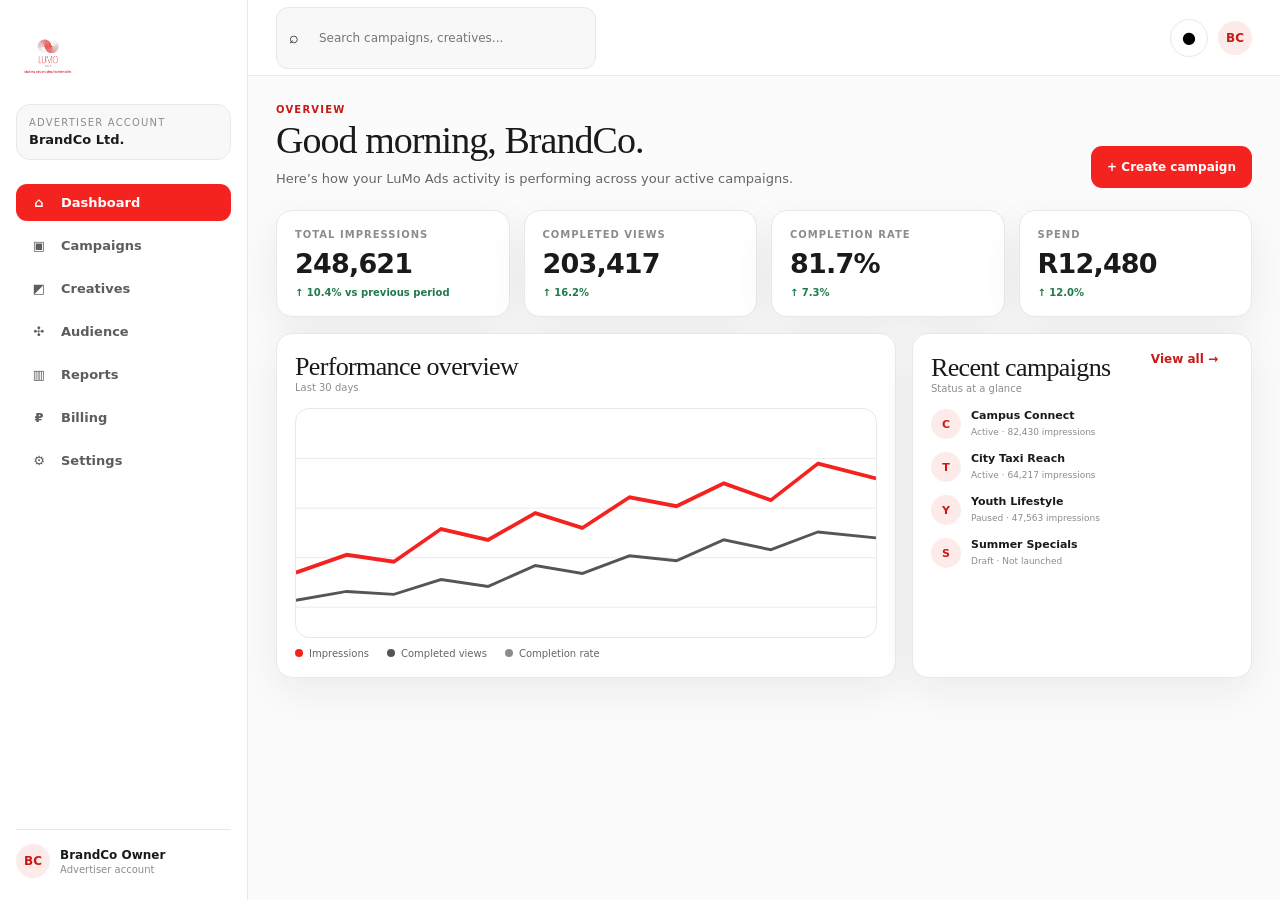
<file: index.html>
<!doctype html><html lang="en"><head><meta charset="utf-8"><meta name="viewport" content="width=device-width,initial-scale=1"><title>Dashboard · LuMo Ads</title><link rel="stylesheet" href="styles.css"></head><body><div class="app"><aside class="sidebar"><a class="brand" href="index.html"><img src="assets/LumoAds-Logo.png" alt="LuMo Ads"></a><div class="workspace"><div class="workspace-label">Advertiser account</div><div class="workspace-name">BrandCo Ltd.</div></div><nav class="nav"><a href="index.html" class="active"><span class="icon">⌂</span>Dashboard</a><a href="campaigns.html" class=""><span class="icon">▣</span>Campaigns</a><a href="creatives.html" class=""><span class="icon">◩</span>Creatives</a><a href="audience.html" class=""><span class="icon">✣</span>Audience</a><a href="analytics.html" class=""><span class="icon">▥</span>Reports</a><a href="billing.html" class=""><span class="icon">₽</span>Billing</a><a href="settings.html" class=""><span class="icon">⚙</span>Settings</a></nav><div class="sidebar-footer"><div class="profile"><div class="avatar">BC</div><div><strong>BrandCo Owner</strong><span>Advertiser account</span></div></div></div></aside><div class="main-shell"><header class="topbar"><div class="topbar-left"><button class="mobile-menu" data-menu>☰</button><div class="search">⌕ <input placeholder="Search campaigns, creatives..."></div></div><div class="top-actions"><button class="circle-btn" data-demo-action="Notifications are available in production.">●</button><div class="avatar">BC</div></div></header><main class="main"><div class="page-head"><div><div class="kicker">Overview</div><h1>Good morning, BrandCo.</h1><p class="subtitle">Here’s how your LuMo Ads activity is performing across your active campaigns.</p></div><button class="btn btn-primary" onclick="go('campaign-new.html')">+ Create campaign</button></div>
<section class="metrics">
<div class="metric-card"><div class="metric-label">Total impressions</div><div class="metric-value">248,621</div><div class="metric-delta">↑ 10.4% vs previous period</div></div>
<div class="metric-card"><div class="metric-label">Completed views</div><div class="metric-value">203,417</div><div class="metric-delta">↑ 16.2%</div></div>
<div class="metric-card"><div class="metric-label">Completion rate</div><div class="metric-value">81.7%</div><div class="metric-delta">↑ 7.3%</div></div>
<div class="metric-card"><div class="metric-label">Spend</div><div class="metric-value">R12,480</div><div class="metric-delta">↑ 12.0%</div></div></section>
<section class="grid-2"><div class="panel"><div class="panel-head"><div><h2>Performance overview</h2><div class="muted">Last 30 days</div></div></div><div class="chart"><svg viewBox="0 0 800 230" preserveAspectRatio="none"><g stroke="#E8E8E8"><line x1="0" y1="50" x2="800" y2="50"/><line x1="0" y1="100" x2="800" y2="100"/><line x1="0" y1="150" x2="800" y2="150"/><line x1="0" y1="200" x2="800" y2="200"/></g><polyline points="0,165 70,147 135,154 200,121 265,132 330,105 395,120 460,89 525,98 590,75 655,92 720,55 800,70" fill="none" stroke="#F5231F" stroke-width="4"/><polyline points="0,193 70,184 135,187 200,172 265,179 330,158 395,166 460,148 525,153 590,132 655,142 720,124 800,130" fill="none" stroke="#555" stroke-width="3"/></svg></div><div class="legend"><span>Impressions</span><span>Completed views</span><span>Completion rate</span></div></div>
<div class="panel"><div class="panel-head"><div><h2>Recent campaigns</h2><div class="muted">Status at a glance</div></div><a class="btn btn-text" href="campaigns.html">View all →</a></div><div class="activity"><div class="activity-item"><div class="activity-dot">C</div><div class="activity-text"><strong>Campus Connect</strong><div class="activity-time">Active · 82,430 impressions</div></div></div><div class="activity-item"><div class="activity-dot">T</div><div class="activity-text"><strong>City Taxi Reach</strong><div class="activity-time">Active · 64,217 impressions</div></div></div><div class="activity-item"><div class="activity-dot">Y</div><div class="activity-text"><strong>Youth Lifestyle</strong><div class="activity-time">Paused · 47,563 impressions</div></div></div><div class="activity-item"><div class="activity-dot">S</div><div class="activity-text"><strong>Summer Specials</strong><div class="activity-time">Draft · Not launched</div></div></div></div></div></section></main></div><nav class="mobile-bottom"><a href="index.html" class="active"><span>⌂</span>Dashboard</a><a href="campaigns.html" class=""><span>▣</span>Campaigns</a><a href="creatives.html" class=""><span>◩</span>Creatives</a><a href="audience.html" class=""><span>✣</span>Audience</a></nav><div class="toast"></div><script src="app.js"></script></div></body></html>
</file>
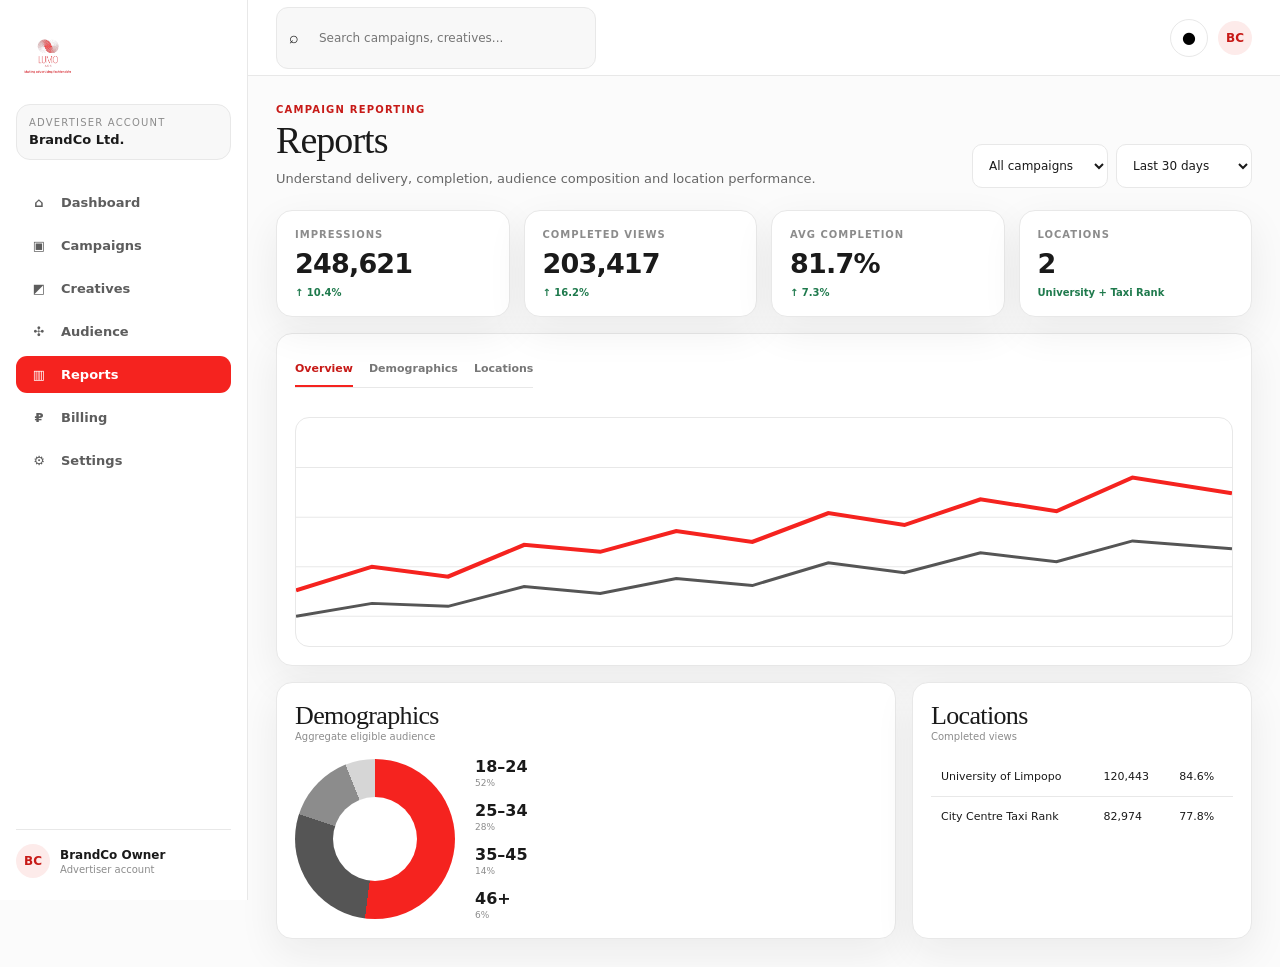
<file: analytics.html>
<!doctype html><html lang="en"><head><meta charset="utf-8"><meta name="viewport" content="width=device-width,initial-scale=1"><title>Reports · LuMo Ads</title><link rel="stylesheet" href="styles.css"></head><body><div class="app"><aside class="sidebar"><a class="brand" href="index.html"><img src="assets/LumoAds-Logo.png" alt="LuMo Ads"></a><div class="workspace"><div class="workspace-label">Advertiser account</div><div class="workspace-name">BrandCo Ltd.</div></div><nav class="nav"><a href="index.html" class=""><span class="icon">⌂</span>Dashboard</a><a href="campaigns.html" class=""><span class="icon">▣</span>Campaigns</a><a href="creatives.html" class=""><span class="icon">◩</span>Creatives</a><a href="audience.html" class=""><span class="icon">✣</span>Audience</a><a href="analytics.html" class="active"><span class="icon">▥</span>Reports</a><a href="billing.html" class=""><span class="icon">₽</span>Billing</a><a href="settings.html" class=""><span class="icon">⚙</span>Settings</a></nav><div class="sidebar-footer"><div class="profile"><div class="avatar">BC</div><div><strong>BrandCo Owner</strong><span>Advertiser account</span></div></div></div></aside><div class="main-shell"><header class="topbar"><div class="topbar-left"><button class="mobile-menu" data-menu>☰</button><div class="search">⌕ <input placeholder="Search campaigns, creatives..."></div></div><div class="top-actions"><button class="circle-btn" data-demo-action="Notifications are available in production.">●</button><div class="avatar">BC</div></div></header><main class="main"><div class="page-head"><div><div class="kicker">Campaign reporting</div><h1>Reports</h1><p class="subtitle">Understand delivery, completion, audience composition and location performance.</p></div><div style="display:flex;gap:8px"><select><option>All campaigns</option><option>Campus Connect</option></select><select><option>Last 30 days</option><option>Last 7 days</option></select></div></div>
<section class="metrics"><div class="metric-card"><div class="metric-label">Impressions</div><div class="metric-value">248,621</div><div class="metric-delta">↑ 10.4%</div></div><div class="metric-card"><div class="metric-label">Completed views</div><div class="metric-value">203,417</div><div class="metric-delta">↑ 16.2%</div></div><div class="metric-card"><div class="metric-label">Avg completion</div><div class="metric-value">81.7%</div><div class="metric-delta">↑ 7.3%</div></div><div class="metric-card"><div class="metric-label">Locations</div><div class="metric-value">2</div><div class="metric-delta">University + Taxi Rank</div></div></section>
<div class="panel" style="margin-top:16px"><div class="panel-head"><div class="tabs"><a class="tab active" href="#">Overview</a><a class="tab" href="#">Demographics</a><a class="tab" href="#">Locations</a></div></div><div class="chart"><svg viewBox="0 0 800 230" preserveAspectRatio="none"><g stroke="#E8E8E8"><line x1="0" y1="50" x2="800" y2="50"/><line x1="0" y1="100" x2="800" y2="100"/><line x1="0" y1="150" x2="800" y2="150"/><line x1="0" y1="200" x2="800" y2="200"/></g><polyline points="0,174 65,150 130,160 195,128 260,135 325,114 390,125 455,96 520,108 585,82 650,94 715,60 800,76" fill="none" stroke="#F5231F" stroke-width="4"/><polyline points="0,200 65,187 130,190 195,170 260,177 325,162 390,169 455,146 520,156 585,136 650,145 715,124 800,132" fill="none" stroke="#555" stroke-width="3"/></svg></div></div>
<div class="grid-2"><div class="panel"><div class="panel-head"><div><h2>Demographics</h2><div class="muted">Aggregate eligible audience</div></div></div><div style="display:flex;align-items:center;gap:20px"><div class="pie"></div><div class="activity"><div><strong>18–24</strong><div class="activity-time">52%</div></div><div><strong>25–34</strong><div class="activity-time">28%</div></div><div><strong>35–45</strong><div class="activity-time">14%</div></div><div><strong>46+</strong><div class="activity-time">6%</div></div></div></div></div><div class="panel"><div class="panel-head"><div><h2>Locations</h2><div class="muted">Completed views</div></div></div><table class="table"><tbody><tr><td>University of Limpopo</td><td>120,443</td><td>84.6%</td></tr><tr><td>City Centre Taxi Rank</td><td>82,974</td><td>77.8%</td></tr></tbody></table></div></div></main></div><nav class="mobile-bottom"><a href="index.html" class=""><span>⌂</span>Dashboard</a><a href="campaigns.html" class=""><span>▣</span>Campaigns</a><a href="creatives.html" class=""><span>◩</span>Creatives</a><a href="audience.html" class=""><span>✣</span>Audience</a></nav><div class="toast"></div><script src="app.js"></script></div></body></html>
</file>
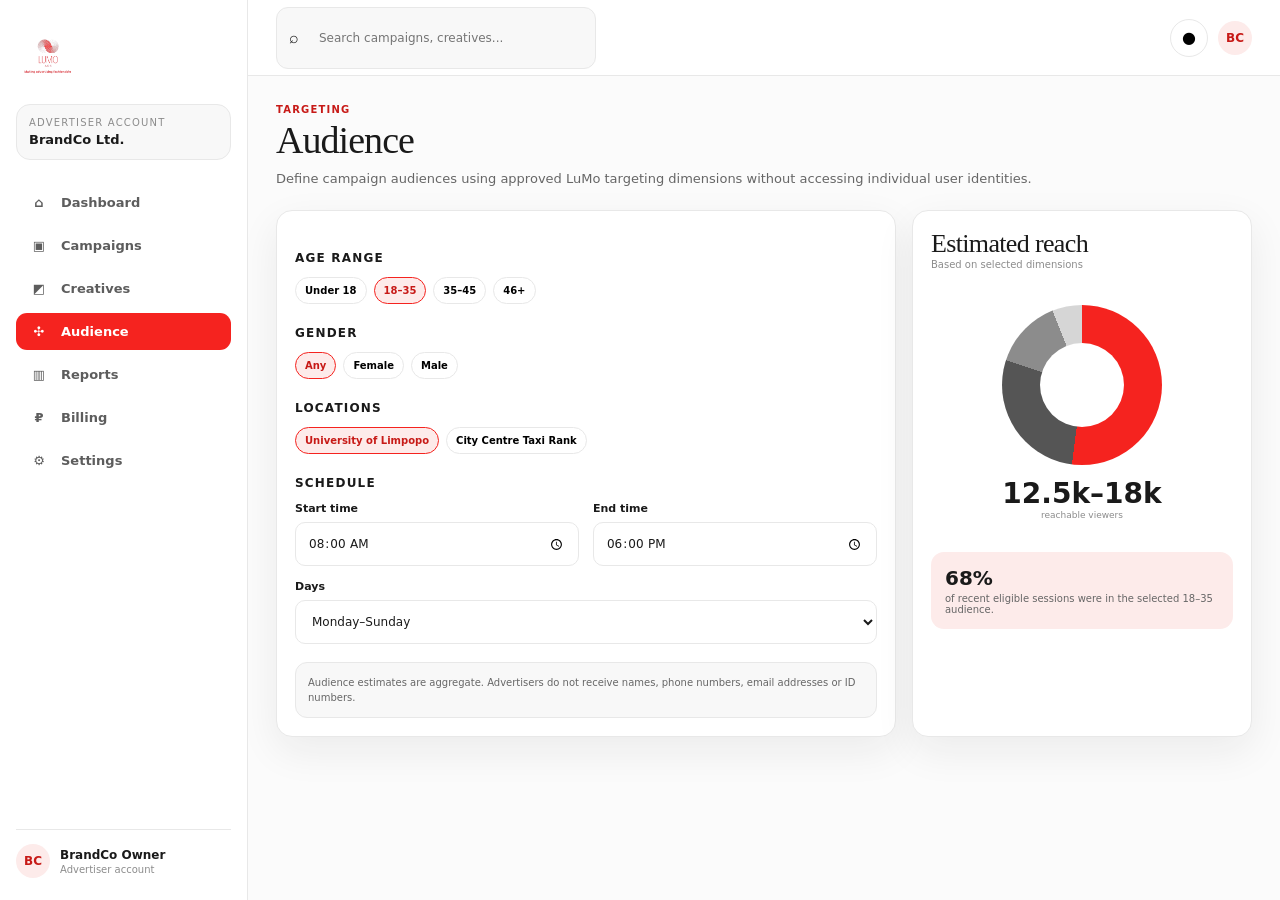
<file: audience.html>
<!doctype html><html lang="en"><head><meta charset="utf-8"><meta name="viewport" content="width=device-width,initial-scale=1"><title>Audience · LuMo Ads</title><link rel="stylesheet" href="styles.css"></head><body><div class="app"><aside class="sidebar"><a class="brand" href="index.html"><img src="assets/LumoAds-Logo.png" alt="LuMo Ads"></a><div class="workspace"><div class="workspace-label">Advertiser account</div><div class="workspace-name">BrandCo Ltd.</div></div><nav class="nav"><a href="index.html" class=""><span class="icon">⌂</span>Dashboard</a><a href="campaigns.html" class=""><span class="icon">▣</span>Campaigns</a><a href="creatives.html" class=""><span class="icon">◩</span>Creatives</a><a href="audience.html" class="active"><span class="icon">✣</span>Audience</a><a href="analytics.html" class=""><span class="icon">▥</span>Reports</a><a href="billing.html" class=""><span class="icon">₽</span>Billing</a><a href="settings.html" class=""><span class="icon">⚙</span>Settings</a></nav><div class="sidebar-footer"><div class="profile"><div class="avatar">BC</div><div><strong>BrandCo Owner</strong><span>Advertiser account</span></div></div></div></aside><div class="main-shell"><header class="topbar"><div class="topbar-left"><button class="mobile-menu" data-menu>☰</button><div class="search">⌕ <input placeholder="Search campaigns, creatives..."></div></div><div class="top-actions"><button class="circle-btn" data-demo-action="Notifications are available in production.">●</button><div class="avatar">BC</div></div></header><main class="main"><div class="page-head"><div><div class="kicker">Targeting</div><h1>Audience</h1><p class="subtitle">Define campaign audiences using approved LuMo targeting dimensions without accessing individual user identities.</p></div></div>
<div class="page-grid"><div class="form-card"><div class="section-title">Age range</div><div class="chips" data-chip-group><button type="button" class="chip">Under 18</button><button type="button" class="chip selected">18–35</button><button type="button" class="chip">35–45</button><button type="button" class="chip">46+</button></div><div class="section-title">Gender</div><div class="chips" data-chip-group><button type="button" class="chip selected">Any</button><button type="button" class="chip">Female</button><button type="button" class="chip">Male</button></div><div class="section-title">Locations</div><div class="chips" data-chip-group><button type="button" class="chip selected">University of Limpopo</button><button type="button" class="chip">City Centre Taxi Rank</button></div><div class="section-title">Schedule</div><div class="field-grid"><div class="field"><label>Start time</label><input type="time" value="08:00"></div><div class="field"><label>End time</label><input type="time" value="18:00"></div><div class="field full"><label>Days</label><select><option>Monday–Sunday</option><option>Weekdays</option><option>Weekends</option></select></div></div><div class="notice">Audience estimates are aggregate. Advertisers do not receive names, phone numbers, email addresses or ID numbers.</div></div>
<div class="panel"><div class="panel-head"><div><h2>Estimated reach</h2><div class="muted">Based on selected dimensions</div></div></div><div class="center-stat"><div class="pie"></div><strong style="margin-top:12px;font-size:28px">12.5k–18k</strong><span style="font-size:9px;color:var(--lumo-gray)">reachable viewers</span></div><div class="estimate"><strong>68%</strong><span>of recent eligible sessions were in the selected 18–35 audience.</span></div></div></div></main></div><nav class="mobile-bottom"><a href="index.html" class=""><span>⌂</span>Dashboard</a><a href="campaigns.html" class=""><span>▣</span>Campaigns</a><a href="creatives.html" class=""><span>◩</span>Creatives</a><a href="audience.html" class="active"><span>✣</span>Audience</a></nav><div class="toast"></div><script src="app.js"></script></div></body></html>
</file>
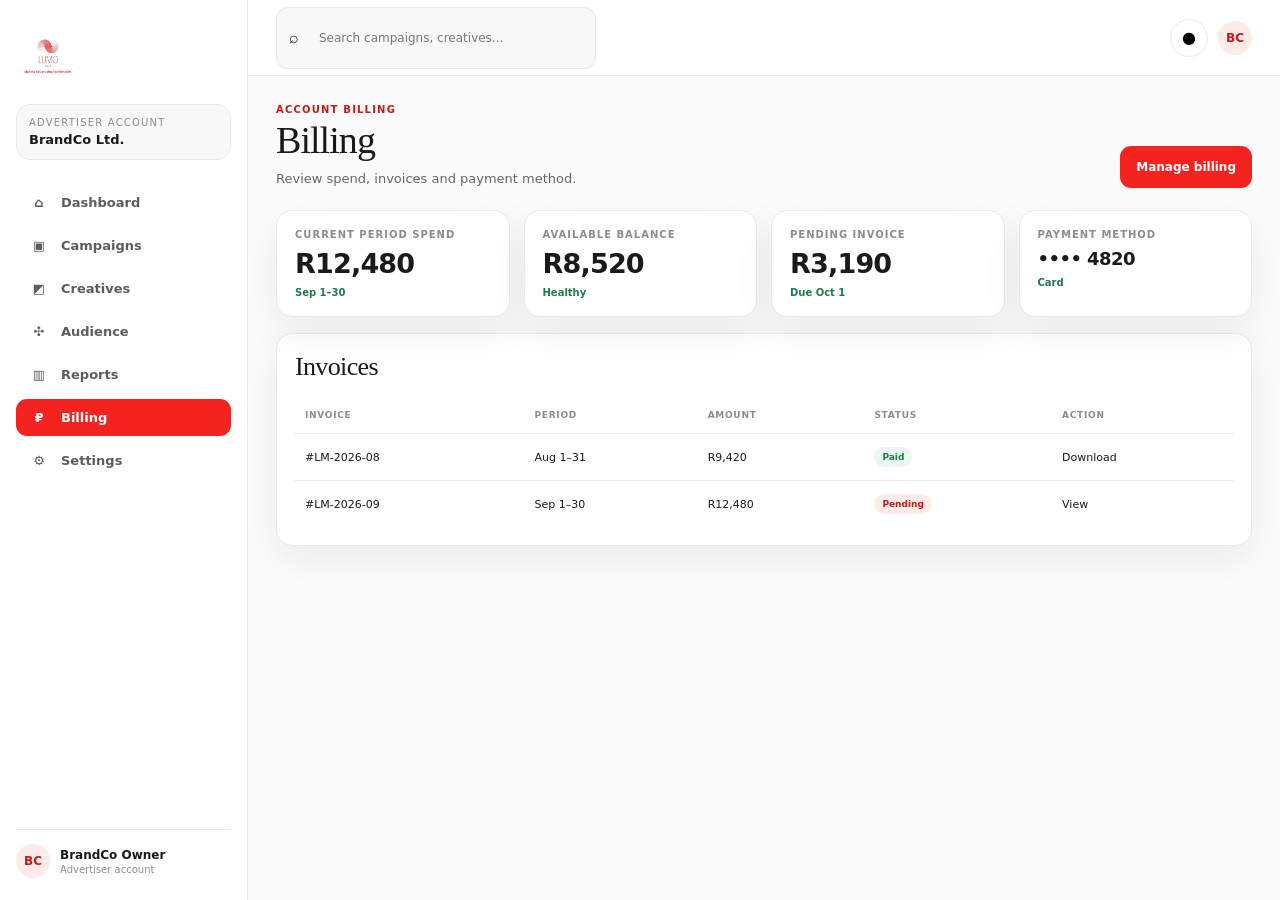
<file: billing.html>
<!doctype html><html lang="en"><head><meta charset="utf-8"><meta name="viewport" content="width=device-width,initial-scale=1"><title>Billing · LuMo Ads</title><link rel="stylesheet" href="styles.css"></head><body><div class="app"><aside class="sidebar"><a class="brand" href="index.html"><img src="assets/LumoAds-Logo.png" alt="LuMo Ads"></a><div class="workspace"><div class="workspace-label">Advertiser account</div><div class="workspace-name">BrandCo Ltd.</div></div><nav class="nav"><a href="index.html" class=""><span class="icon">⌂</span>Dashboard</a><a href="campaigns.html" class=""><span class="icon">▣</span>Campaigns</a><a href="creatives.html" class=""><span class="icon">◩</span>Creatives</a><a href="audience.html" class=""><span class="icon">✣</span>Audience</a><a href="analytics.html" class=""><span class="icon">▥</span>Reports</a><a href="billing.html" class="active"><span class="icon">₽</span>Billing</a><a href="settings.html" class=""><span class="icon">⚙</span>Settings</a></nav><div class="sidebar-footer"><div class="profile"><div class="avatar">BC</div><div><strong>BrandCo Owner</strong><span>Advertiser account</span></div></div></div></aside><div class="main-shell"><header class="topbar"><div class="topbar-left"><button class="mobile-menu" data-menu>☰</button><div class="search">⌕ <input placeholder="Search campaigns, creatives..."></div></div><div class="top-actions"><button class="circle-btn" data-demo-action="Notifications are available in production.">●</button><div class="avatar">BC</div></div></header><main class="main"><div class="page-head"><div><div class="kicker">Account billing</div><h1>Billing</h1><p class="subtitle">Review spend, invoices and payment method.</p></div><button class="btn btn-primary" data-demo-action="Billing settings are ready for backend integration.">Manage billing</button></div>
<section class="metrics"><div class="metric-card"><div class="metric-label">Current period spend</div><div class="metric-value">R12,480</div><div class="metric-delta">Sep 1–30</div></div><div class="metric-card"><div class="metric-label">Available balance</div><div class="metric-value">R8,520</div><div class="metric-delta">Healthy</div></div><div class="metric-card"><div class="metric-label">Pending invoice</div><div class="metric-value">R3,190</div><div class="metric-delta">Due Oct 1</div></div><div class="metric-card"><div class="metric-label">Payment method</div><div class="metric-value" style="font-size:18px">•••• 4820</div><div class="metric-delta">Card</div></div></section>
<div class="panel" style="margin-top:16px"><div class="panel-head"><div><h2>Invoices</h2></div></div><table class="table"><thead><tr><th>Invoice</th><th>Period</th><th>Amount</th><th>Status</th><th>Action</th></tr></thead><tbody><tr><td>#LM-2026-08</td><td>Aug 1–31</td><td>R9,420</td><td><span class="pill active">Paid</span></td><td><a href="#">Download</a></td></tr><tr><td>#LM-2026-09</td><td>Sep 1–30</td><td>R12,480</td><td><span class="pill pending">Pending</span></td><td><a href="#">View</a></td></tr></tbody></table></div></main></div><nav class="mobile-bottom"><a href="index.html" class=""><span>⌂</span>Dashboard</a><a href="campaigns.html" class=""><span>▣</span>Campaigns</a><a href="creatives.html" class=""><span>◩</span>Creatives</a><a href="audience.html" class=""><span>✣</span>Audience</a></nav><div class="toast"></div><script src="app.js"></script></div></body></html>
</file>
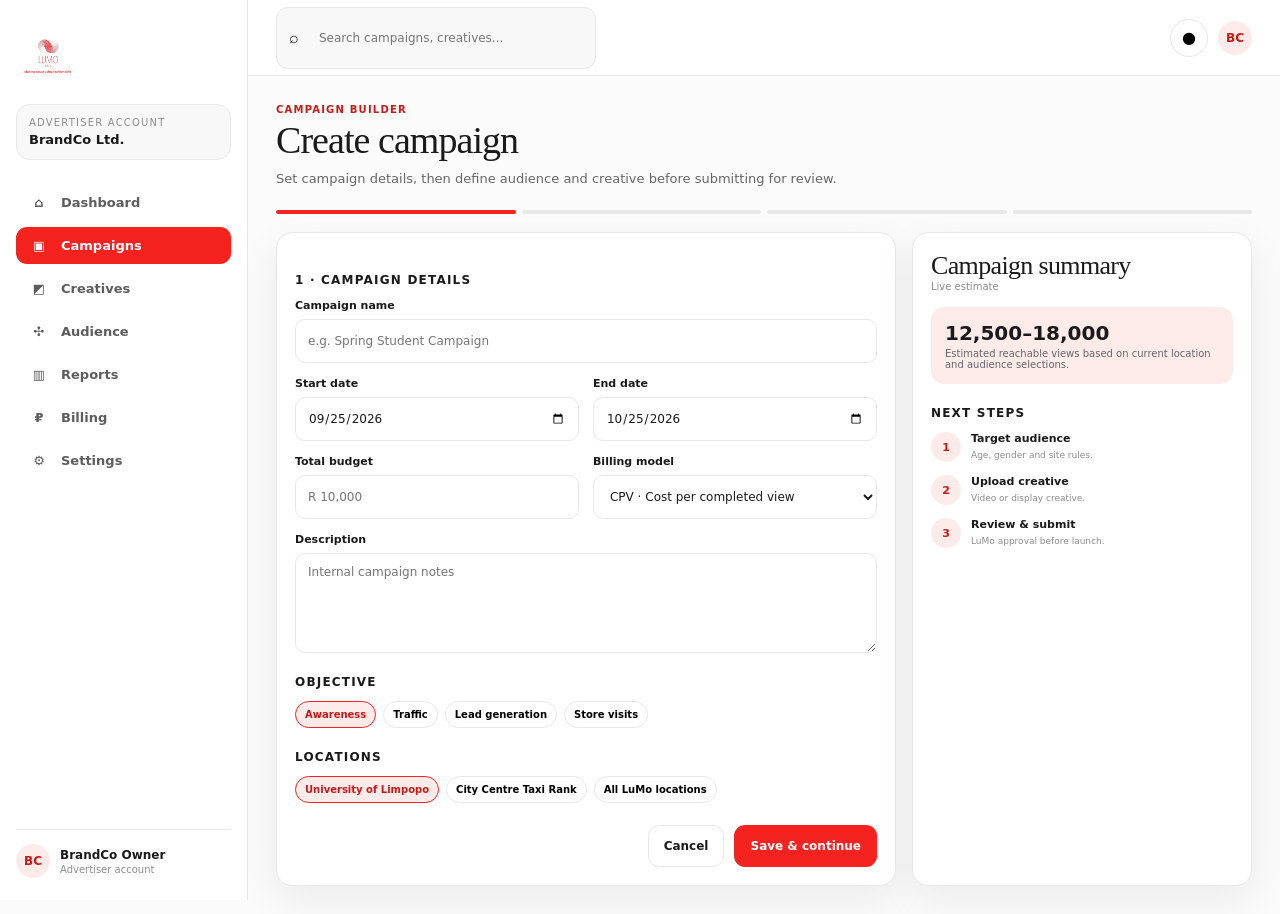
<file: campaign-new.html>
<!doctype html><html lang="en"><head><meta charset="utf-8"><meta name="viewport" content="width=device-width,initial-scale=1"><title>Create Campaign · LuMo Ads</title><link rel="stylesheet" href="styles.css"></head><body><div class="app"><aside class="sidebar"><a class="brand" href="index.html"><img src="assets/LumoAds-Logo.png" alt="LuMo Ads"></a><div class="workspace"><div class="workspace-label">Advertiser account</div><div class="workspace-name">BrandCo Ltd.</div></div><nav class="nav"><a href="index.html" class=""><span class="icon">⌂</span>Dashboard</a><a href="campaigns.html" class="active"><span class="icon">▣</span>Campaigns</a><a href="creatives.html" class=""><span class="icon">◩</span>Creatives</a><a href="audience.html" class=""><span class="icon">✣</span>Audience</a><a href="analytics.html" class=""><span class="icon">▥</span>Reports</a><a href="billing.html" class=""><span class="icon">₽</span>Billing</a><a href="settings.html" class=""><span class="icon">⚙</span>Settings</a></nav><div class="sidebar-footer"><div class="profile"><div class="avatar">BC</div><div><strong>BrandCo Owner</strong><span>Advertiser account</span></div></div></div></aside><div class="main-shell"><header class="topbar"><div class="topbar-left"><button class="mobile-menu" data-menu>☰</button><div class="search">⌕ <input placeholder="Search campaigns, creatives..."></div></div><div class="top-actions"><button class="circle-btn" data-demo-action="Notifications are available in production.">●</button><div class="avatar">BC</div></div></header><main class="main"><div class="page-head"><div><div class="kicker">Campaign builder</div><h1>Create campaign</h1><p class="subtitle">Set campaign details, then define audience and creative before submitting for review.</p></div></div>
<div class="steps"><span class="step active"></span><span class="step"></span><span class="step"></span><span class="step"></span></div>
<div class="page-grid"><form class="form-card" data-create-campaign><div class="section-title">1 · Campaign details</div><div class="field-grid">
<div class="field full"><label>Campaign name</label><input required placeholder="e.g. Spring Student Campaign"></div>
<div class="field"><label>Start date</label><input type="date" value="2026-09-25"></div><div class="field"><label>End date</label><input type="date" value="2026-10-25"></div>
<div class="field"><label>Total budget</label><input placeholder="R 10,000"></div><div class="field"><label>Billing model</label><select><option>CPV · Cost per completed view</option><option>CPM · Cost per thousand impressions</option></select></div>
<div class="field full"><label>Description</label><textarea placeholder="Internal campaign notes"></textarea></div></div>
<div class="section-title">Objective</div><div class="chips" data-chip-group><button type="button" class="chip selected">Awareness</button><button type="button" class="chip">Traffic</button><button type="button" class="chip">Lead generation</button><button type="button" class="chip">Store visits</button></div>
<div class="section-title">Locations</div><div class="chips" data-chip-group><button type="button" class="chip selected">University of Limpopo</button><button type="button" class="chip">City Centre Taxi Rank</button><button type="button" class="chip">All LuMo locations</button></div>
<div style="display:flex;justify-content:flex-end;gap:10px;margin-top:22px"><button type="button" class="btn btn-secondary" onclick="go('Campaigns')">Cancel</button><button type="submit" class="btn btn-primary">Save & continue</button></div></form>
<div class="panel"><div class="panel-head"><div><h2>Campaign summary</h2><div class="muted">Live estimate</div></div></div><div class="estimate"><strong>12,500–18,000</strong><span>Estimated reachable views based on current location and audience selections.</span></div><div class="section-title">Next steps</div><div class="activity"><div class="activity-item"><div class="activity-dot">1</div><div class="activity-text"><strong>Target audience</strong><div class="activity-time">Age, gender and site rules.</div></div></div><div class="activity-item"><div class="activity-dot">2</div><div class="activity-text"><strong>Upload creative</strong><div class="activity-time">Video or display creative.</div></div></div><div class="activity-item"><div class="activity-dot">3</div><div class="activity-text"><strong>Review & submit</strong><div class="activity-time">LuMo approval before launch.</div></div></div></div></div></div></main></div><nav class="mobile-bottom"><a href="index.html" class=""><span>⌂</span>Dashboard</a><a href="campaigns.html" class="active"><span>▣</span>Campaigns</a><a href="creatives.html" class=""><span>◩</span>Creatives</a><a href="audience.html" class=""><span>✣</span>Audience</a></nav><div class="toast"></div><script src="app.js"></script></div></body></html>
</file>
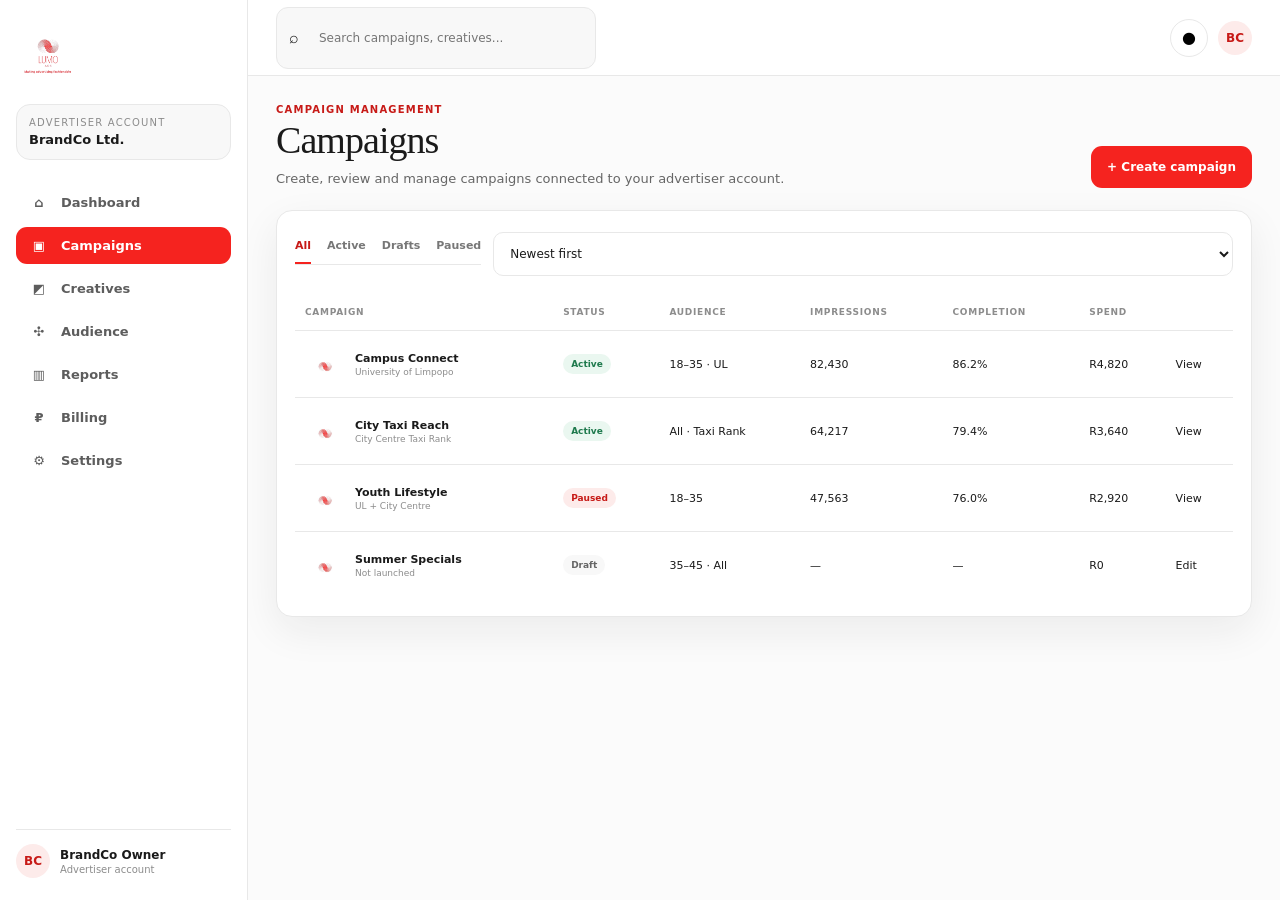
<file: campaigns.html>
<!doctype html><html lang="en"><head><meta charset="utf-8"><meta name="viewport" content="width=device-width,initial-scale=1"><title>Campaigns · LuMo Ads</title><link rel="stylesheet" href="styles.css"></head><body><div class="app"><aside class="sidebar"><a class="brand" href="index.html"><img src="assets/LumoAds-Logo.png" alt="LuMo Ads"></a><div class="workspace"><div class="workspace-label">Advertiser account</div><div class="workspace-name">BrandCo Ltd.</div></div><nav class="nav"><a href="index.html" class=""><span class="icon">⌂</span>Dashboard</a><a href="campaigns.html" class="active"><span class="icon">▣</span>Campaigns</a><a href="creatives.html" class=""><span class="icon">◩</span>Creatives</a><a href="audience.html" class=""><span class="icon">✣</span>Audience</a><a href="analytics.html" class=""><span class="icon">▥</span>Reports</a><a href="billing.html" class=""><span class="icon">₽</span>Billing</a><a href="settings.html" class=""><span class="icon">⚙</span>Settings</a></nav><div class="sidebar-footer"><div class="profile"><div class="avatar">BC</div><div><strong>BrandCo Owner</strong><span>Advertiser account</span></div></div></div></aside><div class="main-shell"><header class="topbar"><div class="topbar-left"><button class="mobile-menu" data-menu>☰</button><div class="search">⌕ <input placeholder="Search campaigns, creatives..."></div></div><div class="top-actions"><button class="circle-btn" data-demo-action="Notifications are available in production.">●</button><div class="avatar">BC</div></div></header><main class="main"><div class="page-head"><div><div class="kicker">Campaign management</div><h1>Campaigns</h1><p class="subtitle">Create, review and manage campaigns connected to your advertiser account.</p></div><button class="btn btn-primary" onclick="go('campaign-new.html')">+ Create campaign</button></div>
<div class="panel"><div class="panel-head"><div class="tabs"><a class="tab active" href="#">All</a><a class="tab" href="#">Active</a><a class="tab" href="#">Drafts</a><a class="tab" href="#">Paused</a></div><select><option>Newest first</option><option>Name A–Z</option></select></div><div class="table-wrap"><table class="table"><thead><tr><th>Campaign</th><th>Status</th><th>Audience</th><th>Impressions</th><th>Completion</th><th>Spend</th><th></th></tr></thead><tbody>
<tr><td><div class="campaign-row"><img class="thumb" src="assets/Brand-LuMo.jpg"><div><div class="campaign-name">Campus Connect</div><div class="campaign-meta">University of Limpopo</div></div></div></td><td><span class="pill active">Active</span></td><td>18–35 · UL</td><td>82,430</td><td>86.2%</td><td>R4,820</td><td><a href="analytics.html">View</a></td></tr>
<tr><td><div class="campaign-row"><img class="thumb" src="assets/Brand-LuMo.jpg"><div><div class="campaign-name">City Taxi Reach</div><div class="campaign-meta">City Centre Taxi Rank</div></div></div></td><td><span class="pill active">Active</span></td><td>All · Taxi Rank</td><td>64,217</td><td>79.4%</td><td>R3,640</td><td><a href="analytics.html">View</a></td></tr>
<tr><td><div class="campaign-row"><img class="thumb" src="assets/Brand-LuMo.jpg"><div><div class="campaign-name">Youth Lifestyle</div><div class="campaign-meta">UL + City Centre</div></div></div></td><td><span class="pill pending">Paused</span></td><td>18–35</td><td>47,563</td><td>76.0%</td><td>R2,920</td><td><a href="analytics.html">View</a></td></tr>
<tr><td><div class="campaign-row"><img class="thumb" src="assets/Brand-LuMo.jpg"><div><div class="campaign-name">Summer Specials</div><div class="campaign-meta">Not launched</div></div></div></td><td><span class="pill draft">Draft</span></td><td>35–45 · All</td><td>—</td><td>—</td><td>R0</td><td><a href="campaign-new.html">Edit</a></td></tr>
</tbody></table></div></div></main></div><nav class="mobile-bottom"><a href="index.html" class=""><span>⌂</span>Dashboard</a><a href="campaigns.html" class="active"><span>▣</span>Campaigns</a><a href="creatives.html" class=""><span>◩</span>Creatives</a><a href="audience.html" class=""><span>✣</span>Audience</a></nav><div class="toast"></div><script src="app.js"></script></div></body></html>
</file>
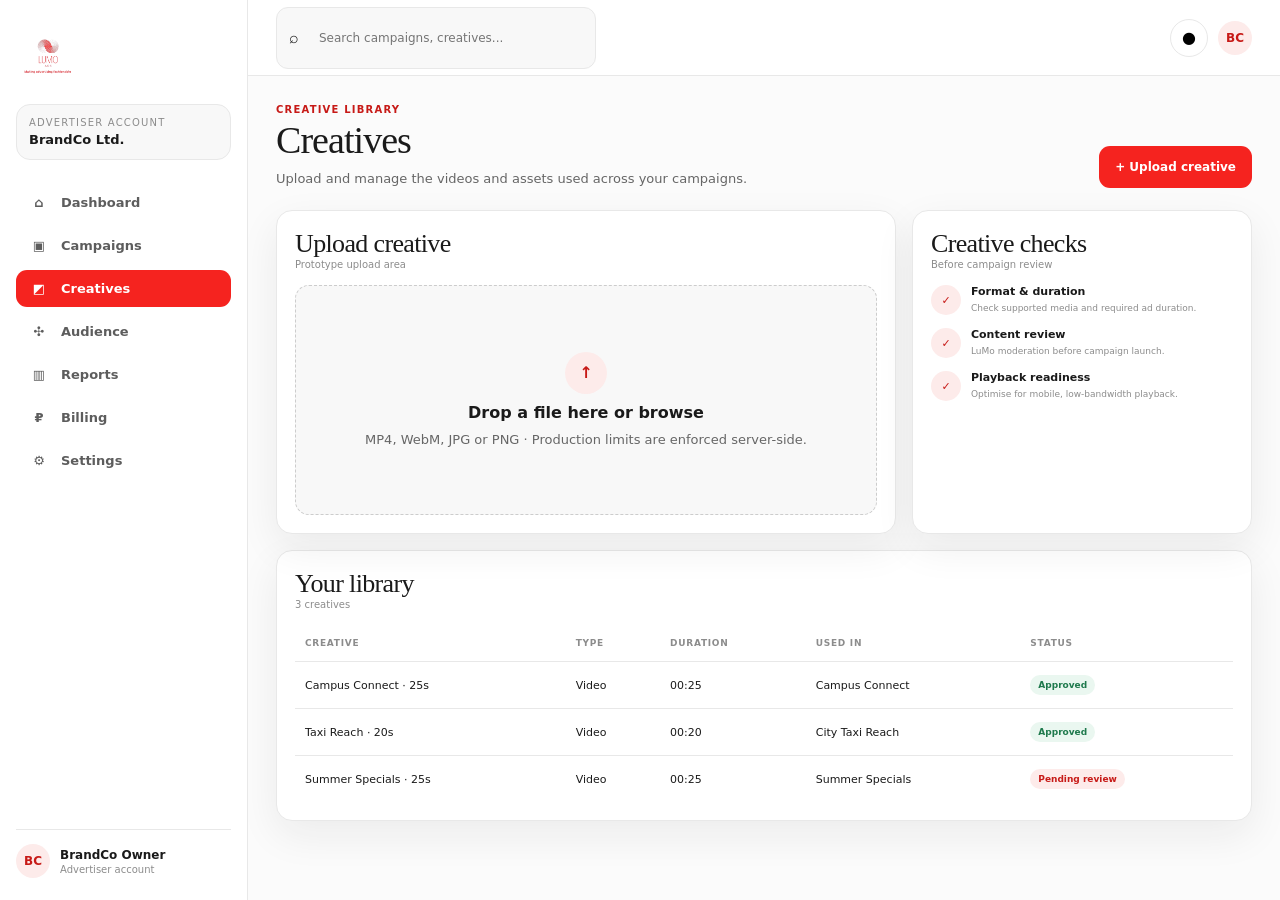
<file: creatives.html>
<!doctype html><html lang="en"><head><meta charset="utf-8"><meta name="viewport" content="width=device-width,initial-scale=1"><title>Creatives · LuMo Ads</title><link rel="stylesheet" href="styles.css"></head><body><div class="app"><aside class="sidebar"><a class="brand" href="index.html"><img src="assets/LumoAds-Logo.png" alt="LuMo Ads"></a><div class="workspace"><div class="workspace-label">Advertiser account</div><div class="workspace-name">BrandCo Ltd.</div></div><nav class="nav"><a href="index.html" class=""><span class="icon">⌂</span>Dashboard</a><a href="campaigns.html" class=""><span class="icon">▣</span>Campaigns</a><a href="creatives.html" class="active"><span class="icon">◩</span>Creatives</a><a href="audience.html" class=""><span class="icon">✣</span>Audience</a><a href="analytics.html" class=""><span class="icon">▥</span>Reports</a><a href="billing.html" class=""><span class="icon">₽</span>Billing</a><a href="settings.html" class=""><span class="icon">⚙</span>Settings</a></nav><div class="sidebar-footer"><div class="profile"><div class="avatar">BC</div><div><strong>BrandCo Owner</strong><span>Advertiser account</span></div></div></div></aside><div class="main-shell"><header class="topbar"><div class="topbar-left"><button class="mobile-menu" data-menu>☰</button><div class="search">⌕ <input placeholder="Search campaigns, creatives..."></div></div><div class="top-actions"><button class="circle-btn" data-demo-action="Notifications are available in production.">●</button><div class="avatar">BC</div></div></header><main class="main"><div class="page-head"><div><div class="kicker">Creative library</div><h1>Creatives</h1><p class="subtitle">Upload and manage the videos and assets used across your campaigns.</p></div><button class="btn btn-primary" data-demo-action="Creative upload workflow is ready for backend integration.">+ Upload creative</button></div>
<div class="page-grid"><div class="panel"><div class="panel-head"><div><h2>Upload creative</h2><div class="muted">Prototype upload area</div></div></div><div class="upload" data-upload><div><div class="upload-icon">↑</div><strong data-upload-label>Drop a file here or browse</strong><div class="subtitle">MP4, WebM, JPG or PNG · Production limits are enforced server-side.</div><input data-file-input type="file" hidden accept="video/*,image/*"></div></div></div>
<div class="panel"><div class="panel-head"><div><h2>Creative checks</h2><div class="muted">Before campaign review</div></div></div><div class="activity"><div class="activity-item"><div class="activity-dot">✓</div><div class="activity-text"><strong>Format & duration</strong><div class="activity-time">Check supported media and required ad duration.</div></div></div><div class="activity-item"><div class="activity-dot">✓</div><div class="activity-text"><strong>Content review</strong><div class="activity-time">LuMo moderation before campaign launch.</div></div></div><div class="activity-item"><div class="activity-dot">✓</div><div class="activity-text"><strong>Playback readiness</strong><div class="activity-time">Optimise for mobile, low-bandwidth playback.</div></div></div></div></div></div>
<div class="panel" style="margin-top:16px"><div class="panel-head"><div><h2>Your library</h2><div class="muted">3 creatives</div></div></div><div class="table-wrap"><table class="table"><thead><tr><th>Creative</th><th>Type</th><th>Duration</th><th>Used in</th><th>Status</th></tr></thead><tbody><tr><td>Campus Connect · 25s</td><td>Video</td><td>00:25</td><td>Campus Connect</td><td><span class="pill active">Approved</span></td></tr><tr><td>Taxi Reach · 20s</td><td>Video</td><td>00:20</td><td>City Taxi Reach</td><td><span class="pill active">Approved</span></td></tr><tr><td>Summer Specials · 25s</td><td>Video</td><td>00:25</td><td>Summer Specials</td><td><span class="pill pending">Pending review</span></td></tr></tbody></table></div></div></main></div><nav class="mobile-bottom"><a href="index.html" class=""><span>⌂</span>Dashboard</a><a href="campaigns.html" class=""><span>▣</span>Campaigns</a><a href="creatives.html" class="active"><span>◩</span>Creatives</a><a href="audience.html" class=""><span>✣</span>Audience</a></nav><div class="toast"></div><script src="app.js"></script></div></body></html>
</file>
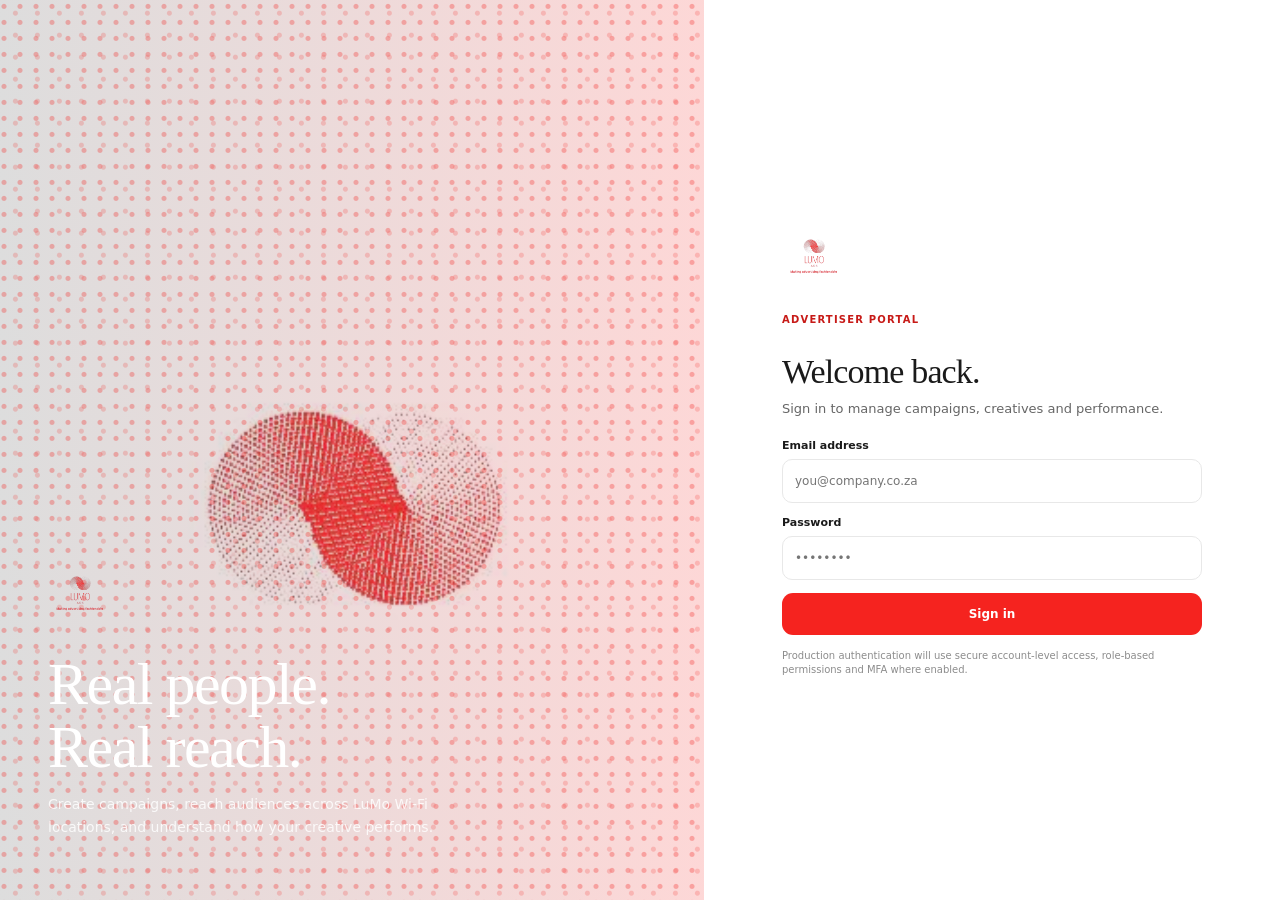
<file: login.html>
<!doctype html><html lang="en"><head><meta charset="utf-8"><meta name="viewport" content="width=device-width,initial-scale=1"><title>Advertiser Login · LuMo Ads</title><link rel="stylesheet" href="styles.css"></head><body><div class="login-shell"><section class="login-visual"><div class="login-copy"><a class="brand" href="login.html"><img src="assets/LumoAds-Logo.png" alt="LuMo Ads"></a><h1>Real people.<br>Real reach.</h1><p>Create campaigns, reach audiences across LuMo Wi-Fi locations, and understand how your creative performs.</p></div></section><section class="login-card"><div class="login-box"><a class="brand" href="login.html"><img src="assets/LumoAds-Logo.png" alt="LuMo Ads"></a><div class="kicker" style="margin-top:28px">Advertiser Portal</div><h2>Welcome back.</h2><p class="subtitle">Sign in to manage campaigns, creatives and performance.</p><form onsubmit="event.preventDefault();location.href='index.html';"><div class="field"><label>Email address</label><input type="email" required placeholder="you@company.co.za"></div><div class="field"><label>Password</label><input type="password" required placeholder="••••••••"></div><button class="btn btn-primary" type="submit">Sign in</button></form><div class="login-note">Production authentication will use secure account-level access, role-based permissions and MFA where enabled.</div></div></section></div></body></html>
</file>
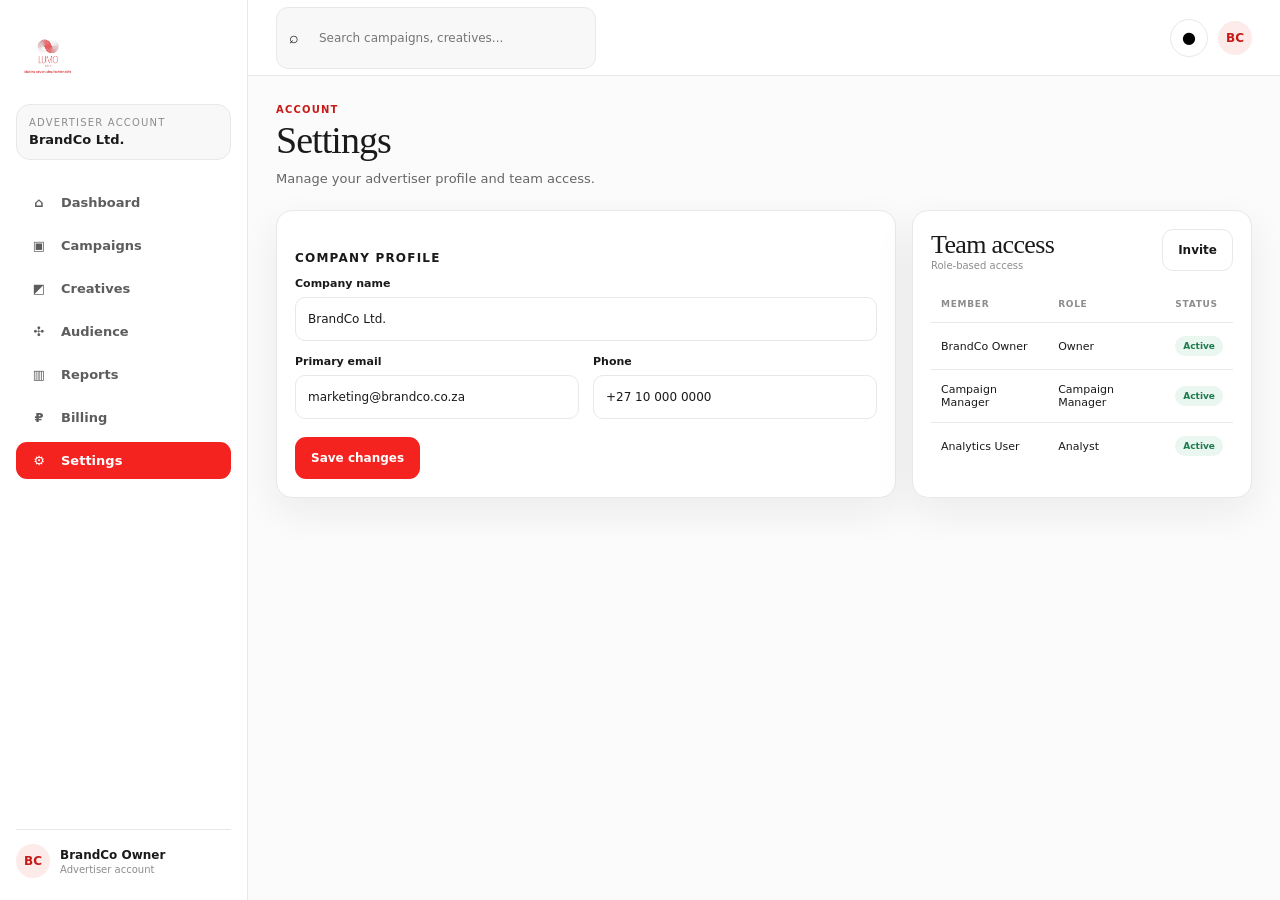
<file: settings.html>
<!doctype html><html lang="en"><head><meta charset="utf-8"><meta name="viewport" content="width=device-width,initial-scale=1"><title>Settings · LuMo Ads</title><link rel="stylesheet" href="styles.css"></head><body><div class="app"><aside class="sidebar"><a class="brand" href="index.html"><img src="assets/LumoAds-Logo.png" alt="LuMo Ads"></a><div class="workspace"><div class="workspace-label">Advertiser account</div><div class="workspace-name">BrandCo Ltd.</div></div><nav class="nav"><a href="index.html" class=""><span class="icon">⌂</span>Dashboard</a><a href="campaigns.html" class=""><span class="icon">▣</span>Campaigns</a><a href="creatives.html" class=""><span class="icon">◩</span>Creatives</a><a href="audience.html" class=""><span class="icon">✣</span>Audience</a><a href="analytics.html" class=""><span class="icon">▥</span>Reports</a><a href="billing.html" class=""><span class="icon">₽</span>Billing</a><a href="settings.html" class="active"><span class="icon">⚙</span>Settings</a></nav><div class="sidebar-footer"><div class="profile"><div class="avatar">BC</div><div><strong>BrandCo Owner</strong><span>Advertiser account</span></div></div></div></aside><div class="main-shell"><header class="topbar"><div class="topbar-left"><button class="mobile-menu" data-menu>☰</button><div class="search">⌕ <input placeholder="Search campaigns, creatives..."></div></div><div class="top-actions"><button class="circle-btn" data-demo-action="Notifications are available in production.">●</button><div class="avatar">BC</div></div></header><main class="main"><div class="page-head"><div><div class="kicker">Account</div><h1>Settings</h1><p class="subtitle">Manage your advertiser profile and team access.</p></div></div>
<div class="page-grid"><div class="form-card"><div class="section-title">Company profile</div><div class="field-grid"><div class="field full"><label>Company name</label><input value="BrandCo Ltd."></div><div class="field"><label>Primary email</label><input value="marketing@brandco.co.za"></div><div class="field"><label>Phone</label><input value="+27 10 000 0000"></div></div><div style="margin-top:18px"><button class="btn btn-primary" data-demo-action="Profile saved in prototype mode.">Save changes</button></div></div><div class="panel"><div class="panel-head"><div><h2>Team access</h2><div class="muted">Role-based access</div></div><button class="btn btn-secondary" data-demo-action="Invite flow is ready for backend integration.">Invite</button></div><table class="table"><thead><tr><th>Member</th><th>Role</th><th>Status</th></tr></thead><tbody><tr><td>BrandCo Owner</td><td>Owner</td><td><span class="pill active">Active</span></td></tr><tr><td>Campaign Manager</td><td>Campaign Manager</td><td><span class="pill active">Active</span></td></tr><tr><td>Analytics User</td><td>Analyst</td><td><span class="pill active">Active</span></td></tr></tbody></table></div></div></main></div><nav class="mobile-bottom"><a href="index.html" class=""><span>⌂</span>Dashboard</a><a href="campaigns.html" class=""><span>▣</span>Campaigns</a><a href="creatives.html" class=""><span>◩</span>Creatives</a><a href="audience.html" class=""><span>✣</span>Audience</a></nav><div class="toast"></div><script src="app.js"></script></div></body></html>
</file>
<file: styles.css>
:root{--lumo-red:#F5231F;--lumo-red-dark:#C71A17;--lumo-red-tint:#FDEBEA;--lumo-white:#FFFFFF;--lumo-gray:#8C8C8C;--lumo-charcoal:#1A1A1A;--border:#E8E8E8;--surface:#F8F8F8;--shadow:0 14px 40px rgba(26,26,26,.07);--sidebar:248px;--success:#1F7A4D;--success-bg:#EAF7F0}
*{box-sizing:border-box}html,body{margin:0;min-height:100%}body{font-family:Inter,ui-sans-serif,system-ui,-apple-system,BlinkMacSystemFont,"Segoe UI",sans-serif;color:var(--lumo-charcoal);background:#FBFBFB}button,input,select,textarea{font:inherit}button{cursor:pointer}a{color:inherit;text-decoration:none}img{display:block;max-width:100%}
.app{min-height:100vh;display:flex}.sidebar{position:fixed;inset:0 auto 0 0;width:var(--sidebar);background:#fff;border-right:1px solid var(--border);padding:22px 16px;z-index:20;display:flex;flex-direction:column}.brand img{width:156px;height:64px;object-fit:contain;object-position:left center}.workspace{margin-top:18px;padding:12px;border:1px solid var(--border);border-radius:14px;background:var(--surface)}.workspace-label{font-size:10px;color:var(--lumo-gray);text-transform:uppercase;letter-spacing:.12em}.workspace-name{font-weight:800;font-size:13px;margin-top:4px}.nav{margin-top:24px;display:grid;gap:6px}.nav a{display:flex;align-items:center;gap:11px;padding:11px 12px;border-radius:11px;color:#5D5D5D;font-size:13px;font-weight:700}.nav a:hover{background:var(--lumo-red-tint);color:var(--lumo-red-dark)}.nav a.active{background:var(--lumo-red);color:#fff}.icon{width:22px;text-align:center}.sidebar-footer{margin-top:auto}.profile{border-top:1px solid var(--border);padding-top:14px;display:flex;gap:10px;align-items:center}.avatar{width:34px;height:34px;border-radius:50%;background:var(--lumo-red-tint);color:var(--lumo-red-dark);display:grid;place-items:center;font-weight:900;font-size:12px}.profile strong{display:block;font-size:12px}.profile span{display:block;font-size:10px;color:var(--lumo-gray);margin-top:2px}
.main-shell{flex:1;margin-left:var(--sidebar);min-width:0}.topbar{height:76px;border-bottom:1px solid var(--border);background:#fff;display:flex;align-items:center;justify-content:space-between;padding:0 28px;position:sticky;top:0;z-index:10}.topbar-left{display:flex;align-items:center;gap:12px}.mobile-menu{display:none;border:1px solid var(--border);background:#fff;border-radius:10px;width:38px;height:38px}.search{display:flex;align-items:center;gap:8px;border:1px solid var(--border);padding:8px 12px;border-radius:12px;background:var(--surface);width:min(320px,42vw)}.search input{border:0;outline:0;background:transparent;width:100%;font-size:12px}.top-actions{display:flex;align-items:center;gap:10px}.circle-btn{width:38px;height:38px;border:1px solid var(--border);background:#fff;border-radius:50%}
.main{padding:28px;max-width:1500px;margin:auto}.page-head{display:flex;justify-content:space-between;gap:20px;align-items:flex-end;margin-bottom:22px}.kicker{color:var(--lumo-red-dark);text-transform:uppercase;letter-spacing:.12em;font-size:10px;font-weight:900}h1,h2,h3{margin:0;font-family:Georgia,"Times New Roman",serif;font-weight:400;letter-spacing:-.025em}h1{font-size:38px;line-height:1.05;margin-top:6px}h2{font-size:26px}.subtitle{color:#666;margin:8px 0 0;font-size:13px;line-height:1.5}.btn{border:1px solid transparent;border-radius:11px;min-height:42px;padding:0 15px;font-weight:800;font-size:12px}.btn-primary{background:var(--lumo-red);color:#fff}.btn-primary:hover{background:var(--lumo-red-dark)}.btn-secondary{background:#fff;color:var(--lumo-charcoal);border-color:var(--border)}.btn-text{background:transparent;color:var(--lumo-red-dark);border:0}
.metrics{display:grid;grid-template-columns:repeat(4,minmax(0,1fr));gap:14px}.metric-card,.panel,.form-card{background:#fff;border:1px solid var(--border);border-radius:16px;box-shadow:var(--shadow)}.metric-card{padding:18px}.metric-label{color:var(--lumo-gray);font-size:10px;text-transform:uppercase;letter-spacing:.1em;font-weight:800}.metric-value{font-size:27px;font-weight:900;margin-top:8px;letter-spacing:-.03em}.metric-delta{margin-top:8px;font-size:10px;color:var(--success);font-weight:800}
.grid-2,.page-grid{display:grid;grid-template-columns:minmax(0,1.55fr) minmax(300px,.85fr);gap:16px;margin-top:16px}.panel,.form-card{padding:18px}.panel-head{display:flex;justify-content:space-between;gap:12px;align-items:center;margin-bottom:15px}.panel-head .muted{color:var(--lumo-gray);font-size:10px}.chart{height:230px;border:1px solid var(--border);border-radius:14px;overflow:hidden}.chart svg{width:100%;height:100%}.legend{display:flex;gap:18px;margin-top:10px;font-size:10px;color:#666}.legend span:before{content:"";display:inline-block;width:8px;height:8px;border-radius:50%;background:var(--lumo-red);margin-right:6px}.legend span:nth-child(2):before{background:#555}.legend span:nth-child(3):before{background:#8C8C8C}
.table{width:100%;border-collapse:collapse}.table th,.table td{text-align:left;padding:13px 10px;border-bottom:1px solid var(--border);font-size:11px}.table th{color:var(--lumo-gray);text-transform:uppercase;letter-spacing:.08em;font-size:9px}.table tr:last-child td{border-bottom:0}.table-wrap{overflow:auto}.pill{display:inline-flex;padding:5px 8px;border-radius:999px;font-size:9px;font-weight:900}.pill.active{background:var(--success-bg);color:var(--success)}.pill.pending{background:var(--lumo-red-tint);color:var(--lumo-red-dark)}.pill.draft{background:var(--surface);color:#666}.campaign-row{display:flex;align-items:center;gap:10px}.thumb{width:40px;height:40px;border-radius:10px;object-fit:cover}.campaign-name{font-weight:800;font-size:11px}.campaign-meta{color:var(--lumo-gray);font-size:9px;margin-top:2px}
.activity{display:grid;gap:13px}.activity-item{display:grid;grid-template-columns:30px 1fr;gap:10px;align-items:flex-start}.activity-dot{width:30px;height:30px;border-radius:50%;background:var(--lumo-red-tint);color:var(--lumo-red-dark);display:grid;place-items:center;font-size:11px;font-weight:900}.activity-text{font-size:11px;line-height:1.35}.activity-time{font-size:9px;color:var(--lumo-gray);margin-top:2px}
.field-grid{display:grid;grid-template-columns:repeat(2,minmax(0,1fr));gap:14px}.field{display:grid;gap:7px}.field.full{grid-column:1/-1}label{font-size:11px;font-weight:800}input,select,textarea{width:100%;min-height:44px;border:1px solid var(--border);border-radius:10px;padding:0 12px;outline:0;background:#fff;color:var(--lumo-charcoal);font-size:12px}textarea{padding-top:11px;min-height:100px;resize:vertical}input:focus,select:focus,textarea:focus{border-color:var(--lumo-red);box-shadow:0 0 0 3px var(--lumo-red-tint)}.section-title{margin:22px 0 12px;font-size:12px;font-weight:900;text-transform:uppercase;letter-spacing:.1em}.chips{display:flex;gap:7px;flex-wrap:wrap}.chip{border:1px solid var(--border);background:#fff;padding:7px 9px;border-radius:999px;font-size:10px;font-weight:800}.chip.selected{border-color:var(--lumo-red);color:var(--lumo-red-dark);background:var(--lumo-red-tint)}.estimate{background:var(--lumo-red-tint);border-radius:13px;padding:14px;margin-top:12px}.estimate strong{font-size:20px}.estimate span{color:#666;font-size:10px;display:block;margin-top:3px}.steps{display:flex;gap:6px;margin-bottom:18px}.step{flex:1;height:4px;background:var(--border);border-radius:999px}.step.active{background:var(--lumo-red)}.tabs{display:flex;gap:16px;border-bottom:1px solid var(--border);margin-bottom:14px}.tab{padding:10px 0;font-size:11px;font-weight:800;color:#777;border-bottom:2px solid transparent}.tab.active{color:var(--lumo-red-dark);border-color:var(--lumo-red)}.upload{border:1px dashed #CCC;border-radius:14px;min-height:230px;display:grid;place-items:center;text-align:center;padding:22px;background:var(--surface)}.upload-icon{width:42px;height:42px;border-radius:50%;background:var(--lumo-red-tint);color:var(--lumo-red-dark);display:grid;place-items:center;margin:0 auto 9px;font-weight:900}.notice{margin-top:18px;padding:12px;border:1px solid var(--border);border-radius:12px;background:var(--surface);font-size:10px;line-height:1.5;color:#666}.center-stat{display:grid;place-items:center;padding:20px 0}.pie{width:160px;height:160px;border-radius:50%;background:conic-gradient(var(--lumo-red) 0 52%,#555 52% 80%,#8C8C8C 80% 94%,#D6D6D6 94% 100%);position:relative}.pie:after{content:"";position:absolute;inset:38px;border-radius:50%;background:#fff}
.login-shell{min-height:100vh;display:grid;grid-template-columns:1.1fr .9fr}.login-visual{min-height:100vh;display:flex;align-items:flex-end;padding:48px;position:relative;overflow:hidden;background:linear-gradient(90deg,rgba(26,26,26,.15),rgba(245,35,31,.18)),url("assets/Brand-LuMo.jpg") center/cover}.login-visual:before{content:"";position:absolute;inset:0;background:radial-gradient(circle at 25% 40%,rgba(245,35,31,.55) 0 2px,transparent 3px),radial-gradient(circle at 70% 60%,rgba(245,35,31,.35) 0 2px,transparent 3px);background-size:16px 16px,22px 22px;opacity:.55}.login-copy{position:relative;max-width:470px;color:#fff}.login-copy h1{font-size:60px;margin-top:30px}.login-copy p{font-size:14px;line-height:1.6;color:rgba(255,255,255,.82);max-width:390px}.login-card{display:flex;align-items:center;justify-content:center;padding:34px;background:#fff}.login-box{width:min(100%,420px)}.login-box h2{margin-top:28px;font-size:34px}.login-box form{margin-top:20px;display:grid;gap:13px}.login-note{margin-top:14px;font-size:10px;color:var(--lumo-gray);line-height:1.45}.mobile-bottom{display:none}.toast{position:fixed;right:22px;bottom:22px;max-width:320px;padding:13px 15px;background:var(--lumo-charcoal);color:#fff;border-radius:12px;font-size:11px;display:none;z-index:50}
@media(max-width:1024px){.sidebar{width:210px}.main-shell{margin-left:210px}.metrics{grid-template-columns:repeat(2,minmax(0,1fr))}.grid-2,.page-grid{grid-template-columns:1fr}}
@media(max-width:760px){.sidebar{transform:translateX(-100%);transition:transform .2s;width:260px}.sidebar.open{transform:translateX(0);box-shadow:15px 0 40px rgba(0,0,0,.12)}.main-shell{margin-left:0}.topbar{padding:0 14px;height:68px}.mobile-menu{display:block}.search{width:48vw}.main{padding:18px 14px 78px}.page-head{align-items:flex-start;flex-direction:column}.page-head .btn{width:100%}h1{font-size:31px}.metrics{grid-template-columns:1fr 1fr;gap:10px}.metric-card{padding:13px}.metric-value{font-size:22px}.mobile-bottom{display:grid;position:fixed;bottom:0;left:0;right:0;height:60px;background:#fff;border-top:1px solid var(--border);grid-template-columns:repeat(4,1fr);z-index:15}.mobile-bottom a{display:grid;place-items:center;align-content:center;font-size:9px;gap:2px;color:#666}.mobile-bottom a.active{color:var(--lumo-red-dark);font-weight:900}.field-grid{grid-template-columns:1fr}.field.full{grid-column:auto}.login-shell{grid-template-columns:1fr}.login-visual{display:none}.login-card{min-height:100vh;padding:22px}}
</file>
